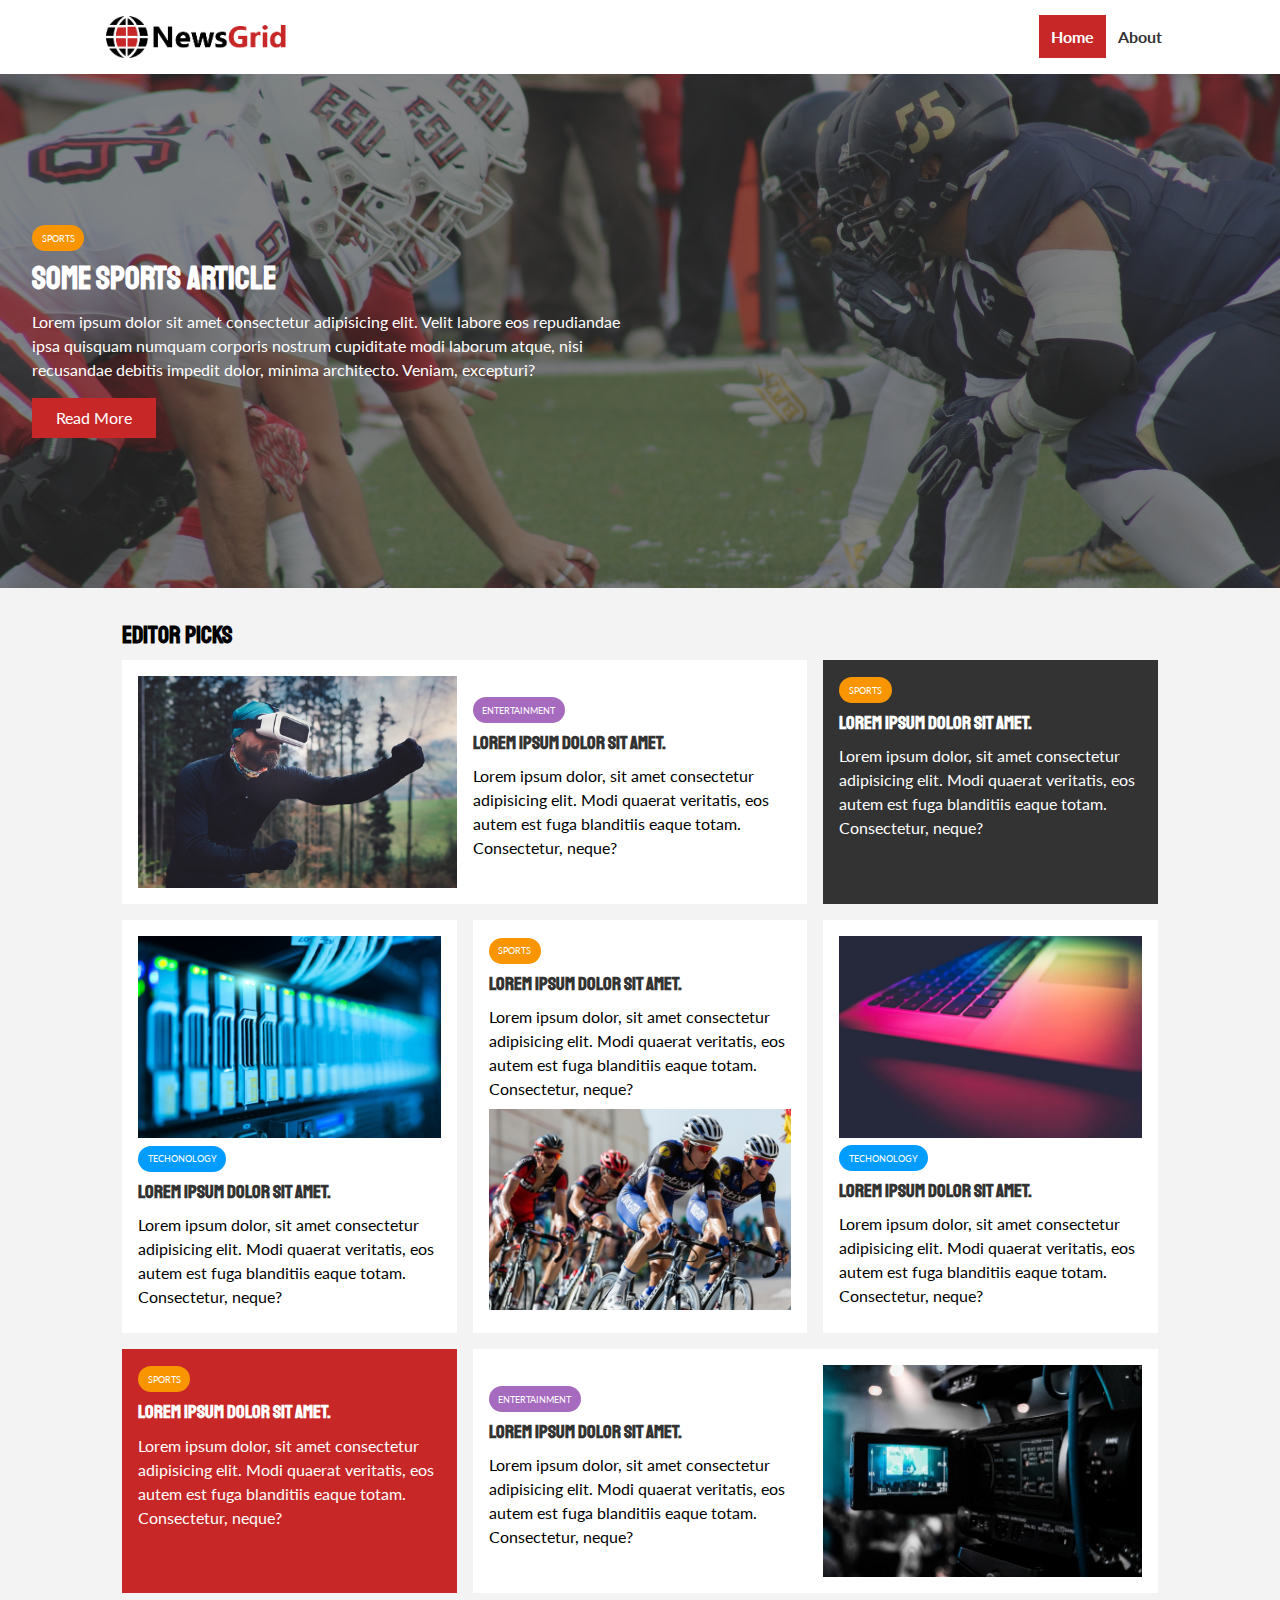
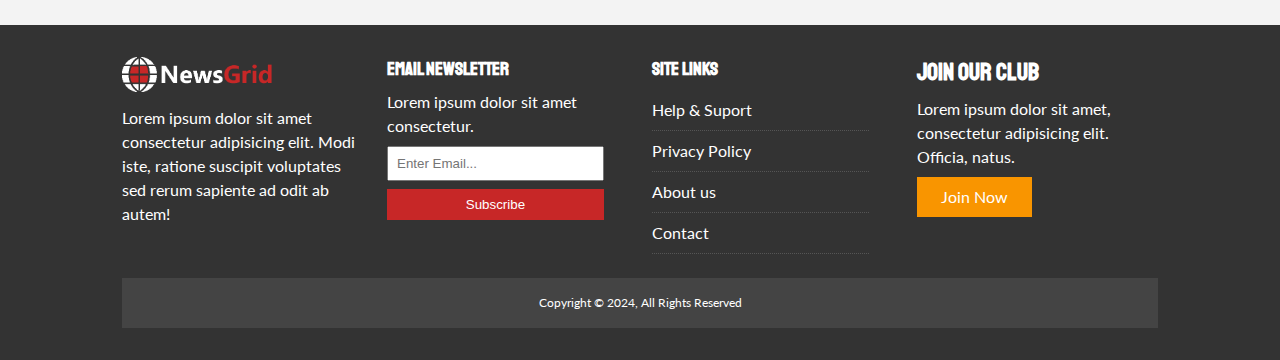
<file: index.html>
<!DOCTYPE html>
<html lang="en">
  <head>
    <meta charset="UTF-8" />
    <meta http-equiv="X-UA-Compatible" content="IE=edge" />
    <meta name="viewport" content="width=device-width, initial-scale=1.0" />
    <link rel="stylesheet" href="css/style.css" />
    <link
      rel="stylesheet"
      media="screen and (max-width: 768px)"
      href="css/mobile.css"
    />
    <link
      rel="stylesheet"
      href="https://use.fontawesome.com/releases/v5.6.3/css/all.css"
      integrity="sha384-UHRtZLI+pbxtHCWp1t77Bi1L4ZtiqrqD80Kn4Z8NTSRyMA2Fd33n5dQ8lWUE00s/"
      crossorigin="anonymous"
    />
    <link
      href="https://fonts.googleapis.com/css2?family=Lato:ital,wght@0,100;0,300;0,400;0,700;0,900;1,100;1,300;1,400;1,700;1,900&family=Staatliches&display=swap"
      rel="stylesheet"
    />
    <link rel="shortcut icon" type="image/x-icon" href="/favicon.ico" />
    <title>NewsGrid | Latest News</title>
  </head>
  <body>
    <nav id="main-nav">
      <div class="container">
        <img src="img/logo.png" alt="NewsGrid" class="logo" />
        <div class="social">
          <a href="https://facebook.com" target="_blank"
            ><i class="fab fa-facebook fa-2x"></i
          ></a>
          <a href="https://twitter.com" target="_blank"
            ><i class="fab fa-twitter fa-2x"></i
          ></a>
          <a href="https://instagram.com" target="_blank"
            ><i class="fab fa-instagram fa-2x"></i
          ></a>
          <a href="https://youtube.com" target="_blank"
            ><i class="fab fa-youtube fa-2x"></i
          ></a>
        </div>
        <ul>
          <li><a href="index.html" class="current">Home</a></li>
          <li><a href="about.html">About</a></li>
        </ul>
      </div>
    </nav>

    <header id="showcase">
      <div class="container"></div>
      <div class="showcase-container">
        <div class="showcase-content">
          <div class="category category-sports">Sports</div>
          <h1>Some Sports Article</h1>
          <p>
            Lorem ipsum dolor sit amet consectetur adipisicing elit. Velit
            labore eos repudiandae ipsa quisquam numquam corporis nostrum
            cupiditate modi laborum atque, nisi recusandae debitis impedit
            dolor, minima architecto. Veniam, excepturi?
          </p>
          <a href="article.html" class="btn btn-primary">Read More</a>
        </div>
      </div>
    </header>
    <!-- Home Articles -->
    <section id="home-articles" class="py-2">
      <div class="container">
        <h2>Editor Picks</h2>
        <div class="articles-container">
          <article class="card">
            <img src="img/articles/ent1.jpg" alt="" />
            <div>
              <div class="category category-ent">Entertainment</div>
              <h3>
                <a href="article.html">Lorem ipsum dolor sit amet.</a>
              </h3>
              <p>
                Lorem ipsum dolor, sit amet consectetur adipisicing elit. Modi
                quaerat veritatis, eos autem est fuga blanditiis eaque totam.
                Consectetur, neque?
              </p>
            </div>
          </article>
          <article class="card bg-dark">
            <div class="category category-sports">Sports</div>
            <h3>
              <a href="article.html">Lorem ipsum dolor sit amet.</a>
            </h3>
            <p>
              Lorem ipsum dolor, sit amet consectetur adipisicing elit. Modi
              quaerat veritatis, eos autem est fuga blanditiis eaque totam.
              Consectetur, neque?
            </p>
          </article>
          <article class="card">
            <img src="img/articles/tech1.jpg" alt="" />
            <div class="category category-tech">Techonology</div>
            <h3>
              <a href="article.html">Lorem ipsum dolor sit amet.</a>
            </h3>
            <p>
              Lorem ipsum dolor, sit amet consectetur adipisicing elit. Modi
              quaerat veritatis, eos autem est fuga blanditiis eaque totam.
              Consectetur, neque?
            </p>
          </article>
          <article class="card">
            <div class="category category-sports">Sports</div>
            <h3>
              <a href="article.html">Lorem ipsum dolor sit amet.</a>
            </h3>
            <p>
              Lorem ipsum dolor, sit amet consectetur adipisicing elit. Modi
              quaerat veritatis, eos autem est fuga blanditiis eaque totam.
              Consectetur, neque?
            </p>
            <img src="img/articles/sports1.jpg" alt="" />
          </article>
          <article class="card">
            <img src="img/articles/tech2.jpg" alt="" />
            <div class="category category-tech">Techonology</div>
            <h3>
              <a href="article.html">Lorem ipsum dolor sit amet.</a>
            </h3>
            <p>
              Lorem ipsum dolor, sit amet consectetur adipisicing elit. Modi
              quaerat veritatis, eos autem est fuga blanditiis eaque totam.
              Consectetur, neque?
            </p>
          </article>
          <article class="card bg-primary">
            <div class="category category-sports">Sports</div>
            <h3>
              <a href="article.html">Lorem ipsum dolor sit amet.</a>
            </h3>
            <p>
              Lorem ipsum dolor, sit amet consectetur adipisicing elit. Modi
              quaerat veritatis, eos autem est fuga blanditiis eaque totam.
              Consectetur, neque?
            </p>
          </article>
          <article class="card">
            <div>
              <div class="category category-ent">Entertainment</div>
              <h3>
                <a href="article.html">Lorem ipsum dolor sit amet.</a>
              </h3>
              <p>
                Lorem ipsum dolor, sit amet consectetur adipisicing elit. Modi
                quaerat veritatis, eos autem est fuga blanditiis eaque totam.
                Consectetur, neque?
              </p>
            </div>
            <img src="img/articles/ent2.jpg" alt="" />
          </article>
        </div>
      </div>
    </section>

    <!-- Footer -->
    <footer id="main-footer" class="py-2">
      <div class="container footer-container">
        <div>
          <img src="img/logo_light.png" alt="NewsGrid" />
          <p>
            Lorem ipsum dolor sit amet consectetur adipisicing elit. Modi iste,
            ratione suscipit voluptates sed rerum sapiente ad odit ab autem!
          </p>
        </div>
        <div>
          <h3>Email Newsletter</h3>
          <p>Lorem ipsum dolor sit amet consectetur.</p>
          <form name="contact" method="POST" netlify>
            <input type="email" name="email" placeholder="Enter Email..." />
            <input type="submit" value="Subscribe" class="btn btn-primary" />
          </form>
        </div>
        <div>
          <h3>Site Links</h3>
          <ul class="list">
            <li><a href="#">Help & Suport</a></li>
            <li><a href="#">Privacy Policy</a></li>
            <li><a href="#">About us</a></li>
            <li><a href="#">Contact</a></li>
          </ul>
        </div>
        <div>
          <h2>Join Our Club</h2>
          <p>
            Lorem ipsum dolor sit amet, consectetur adipisicing elit. Officia,
            natus.
          </p>
          <a href="" class="btn btn-secondary">Join Now</a>
        </div>
        <div>
          <p>Copyright &copy; 2024, All Rights Reserved</p>
        </div>
      </div>
    </footer>
  </body>
</html>
</file>
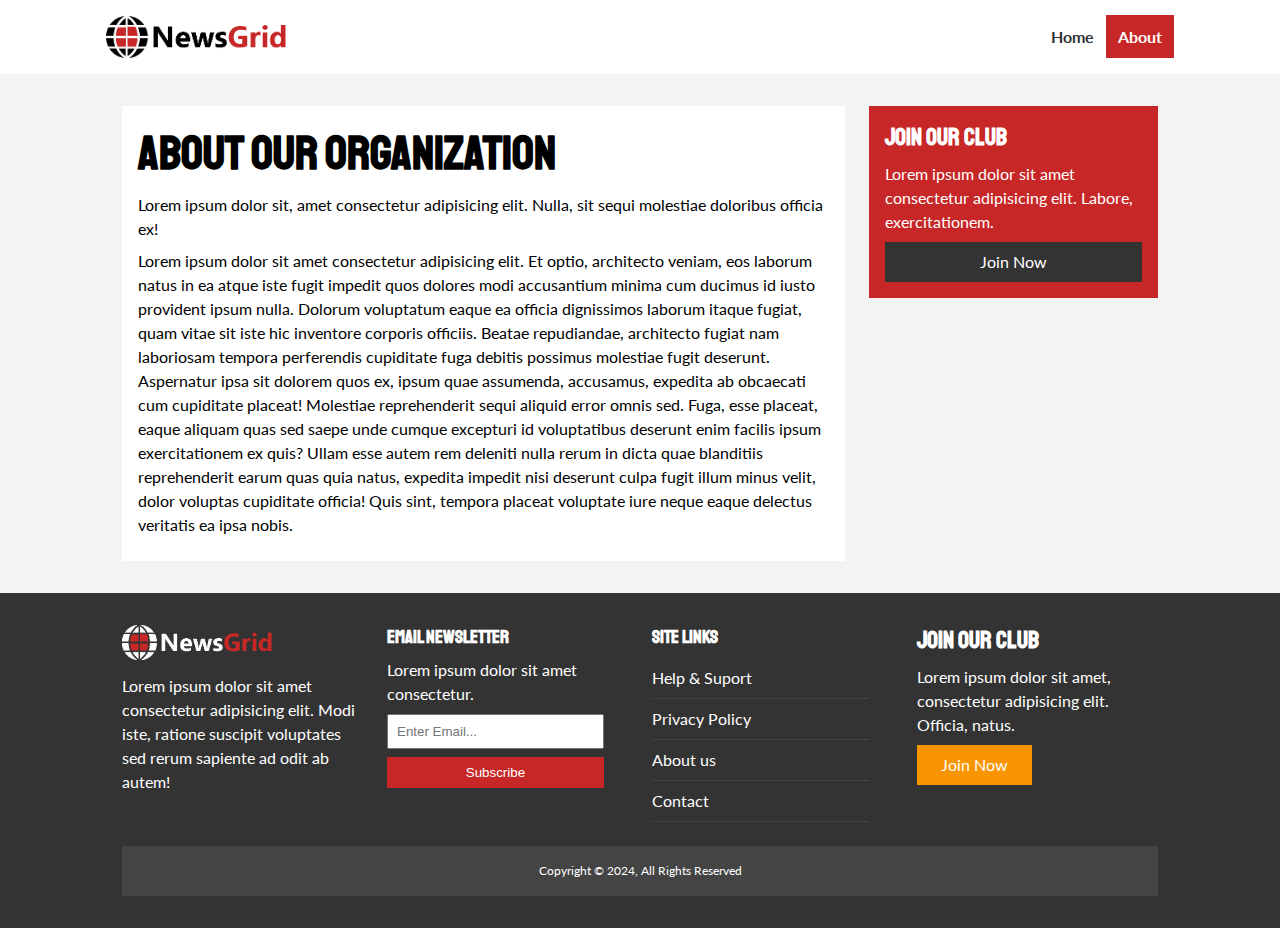
<file: about.html>
<!DOCTYPE html>
<html lang="en">
  <head>
    <meta charset="UTF-8" />
    <meta http-equiv="X-UA-Compatible" content="IE=edge" />
    <meta name="viewport" content="width=device-width, initial-scale=1.0" />
    <link rel="stylesheet" href="css/style.css" />
    <link
      rel="stylesheet"
      media="screen and (max-width: 768px)"
      href="css/mobile.css"
    />
    <link
      rel="stylesheet"
      href="https://use.fontawesome.com/releases/v5.6.3/css/all.css"
      integrity="sha384-UHRtZLI+pbxtHCWp1t77Bi1L4ZtiqrqD80Kn4Z8NTSRyMA2Fd33n5dQ8lWUE00s/"
      crossorigin="anonymous"
    />
    <link
      href="https://fonts.googleapis.com/css2?family=Lato:ital,wght@0,100;0,300;0,400;0,700;0,900;1,100;1,300;1,400;1,700;1,900&family=Staatliches&display=swap"
      rel="stylesheet"
    />
    <link rel="shortcut icon" type="image/x-icon" href="/favicon.ico" />
    <title>About</title>
  </head>
  <body>
    <nav id="main-nav">
      <div class="container">
        <img src="img/logo.png" alt="NewsGrid" class="logo" />
        <div class="social">
          <a href="https://facebook.com" target="_blank"
            ><i class="fab fa-facebook fa-2x"></i
          ></a>
          <a href="https://twitter.com" target="_blank"
            ><i class="fab fa-twitter fa-2x"></i
          ></a>
          <a href="https://instagram.com" target="_blank"
            ><i class="fab fa-instagram fa-2x"></i
          ></a>
          <a href="https://youtube.com" target="_blank"
            ><i class="fab fa-youtube fa-2x"></i
          ></a>
        </div>
        <ul>
          <li><a href="index.html">Home</a></li>
          <li><a href="about.html" class="current">About</a></li>
        </ul>
      </div>
    </nav>

    <section id="about">
      <div class="container">
        <div class="page-container">
          <article class="card">
            <h1 class="l-heading">About Our Organization</h1>
            <p>
              Lorem ipsum dolor sit, amet consectetur adipisicing elit. Nulla,
              sit sequi molestiae doloribus officia ex!
            </p>
            <p>
              Lorem ipsum dolor sit amet consectetur adipisicing elit. Et optio,
              architecto veniam, eos laborum natus in ea atque iste fugit
              impedit quos dolores modi accusantium minima cum ducimus id iusto
              provident ipsum nulla. Dolorum voluptatum eaque ea officia
              dignissimos laborum itaque fugiat, quam vitae sit iste hic
              inventore corporis officiis. Beatae repudiandae, architecto fugiat
              nam laboriosam tempora perferendis cupiditate fuga debitis
              possimus molestiae fugit deserunt. Aspernatur ipsa sit dolorem
              quos ex, ipsum quae assumenda, accusamus, expedita ab obcaecati
              cum cupiditate placeat! Molestiae reprehenderit sequi aliquid
              error omnis sed. Fuga, esse placeat, eaque aliquam quas sed saepe
              unde cumque excepturi id voluptatibus deserunt enim facilis ipsum
              exercitationem ex quis? Ullam esse autem rem deleniti nulla rerum
              in dicta quae blanditiis reprehenderit earum quas quia natus,
              expedita impedit nisi deserunt culpa fugit illum minus velit,
              dolor voluptas cupiditate officia! Quis sint, tempora placeat
              voluptate iure neque eaque delectus veritatis ea ipsa nobis.
            </p>
          </article>
          <aside class="card bg-primary">
            <h2>Join Our Club</h2>
            <p>
              Lorem ipsum dolor sit amet consectetur adipisicing elit. Labore,
              exercitationem.
            </p>
            <a href="" class="btn btn-dark btn-block">Join Now</a>
          </aside>
        </div>
      </div>
    </section>
    <!-- Footer -->
    <footer id="main-footer" class="py-2">
      <div class="container footer-container">
        <div>
          <img src="img/logo_light.png" alt="NewsGrid" />
          <p>
            Lorem ipsum dolor sit amet consectetur adipisicing elit. Modi iste,
            ratione suscipit voluptates sed rerum sapiente ad odit ab autem!
          </p>
        </div>
        <div>
          <h3>Email Newsletter</h3>
          <p>Lorem ipsum dolor sit amet consectetur.</p>
          <form name="contact" method="POST" data-netlify="true">
            <input type="email" name="email" placeholder="Enter Email..." />
            <input type="submit" value="Subscribe" class="btn btn-primary" />
          </form>
        </div>
        <div>
          <h3>Site Links</h3>
          <ul class="list">
            <li><a href="#">Help & Suport</a></li>
            <li><a href="#">Privacy Policy</a></li>
            <li><a href="#">About us</a></li>
            <li><a href="#">Contact</a></li>
          </ul>
        </div>
        <div>
          <h2>Join Our Club</h2>
          <p>
            Lorem ipsum dolor sit amet, consectetur adipisicing elit. Officia,
            natus.
          </p>
          <a href="" class="btn btn-secondary">Join Now</a>
        </div>
        <div>
          <p>Copyright &copy; 2024, All Rights Reserved</p>
        </div>
      </div>
    </footer>
  </body>
</html>
</file>
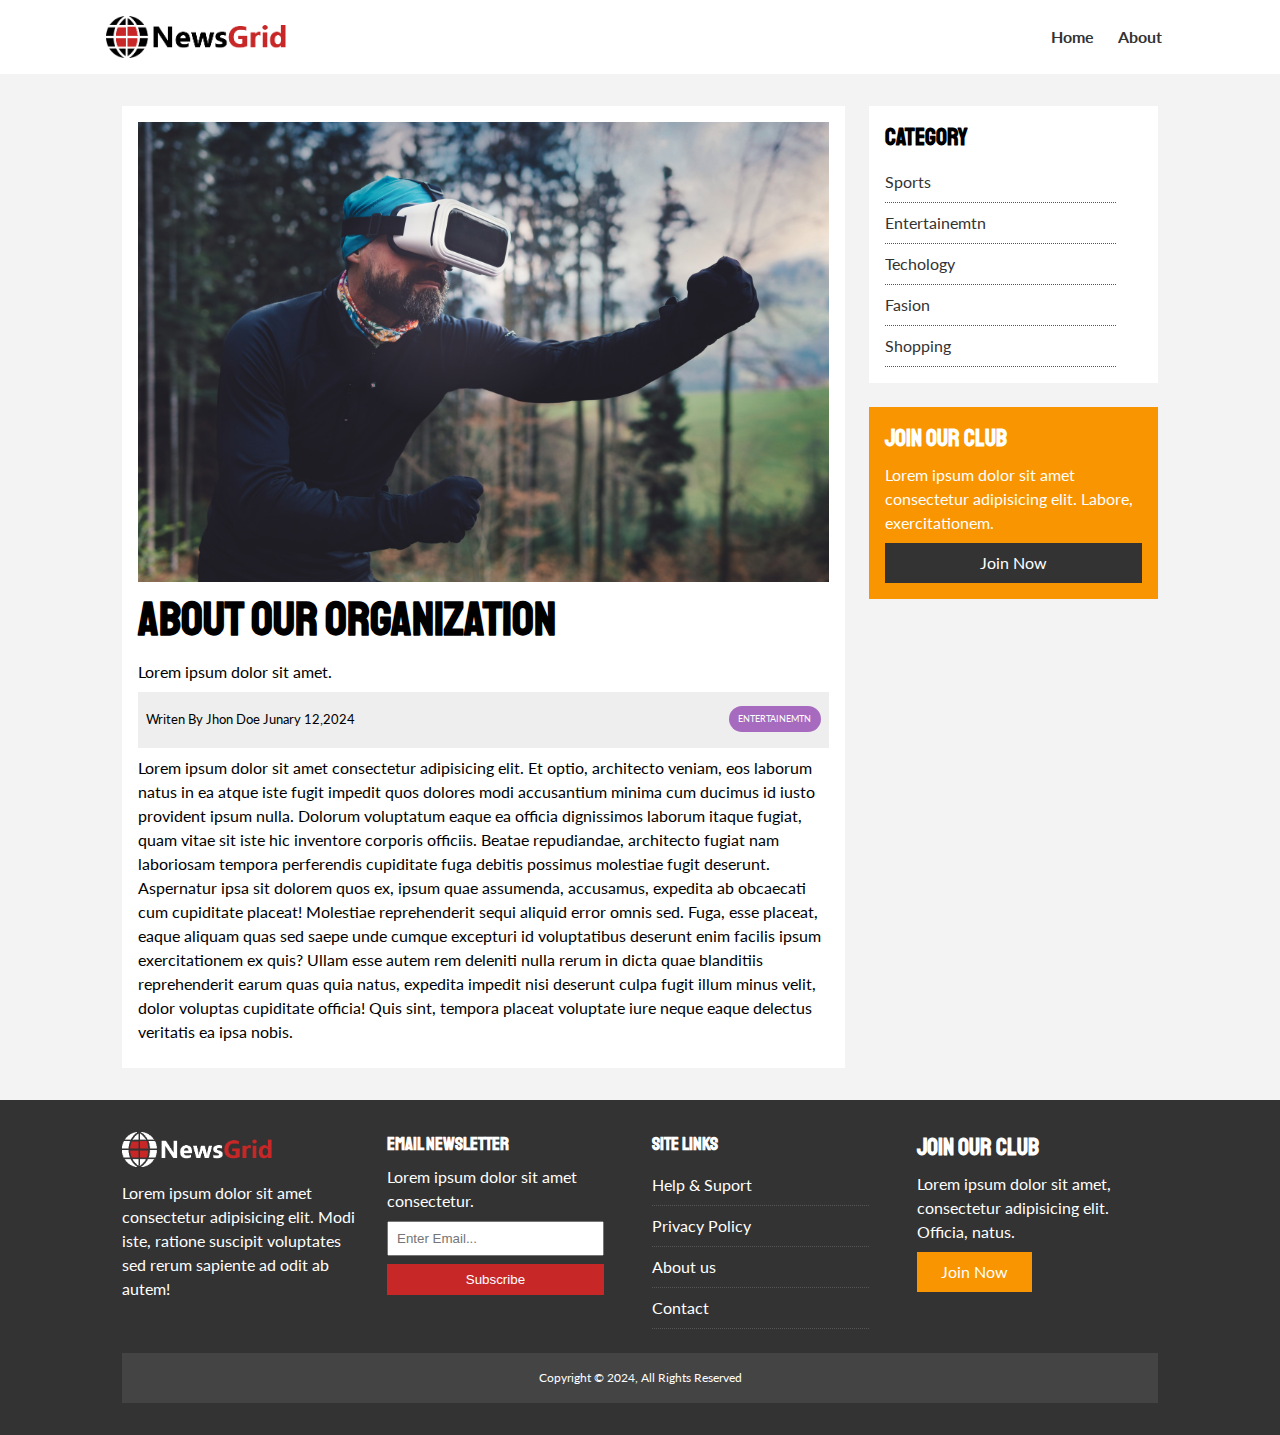
<file: article.html>
<!DOCTYPE html>
<html lang="en">
  <head>
    <meta charset="UTF-8" />
    <meta http-equiv="X-UA-Compatible" content="IE=edge" />
    <meta name="viewport" content="width=device-width, initial-scale=1.0" />
    <link rel="stylesheet" href="css/style.css" />
    <link
      rel="stylesheet"
      media="screen and (max-width: 768px)"
      href="css/mobile.css"
    />
    <link
      rel="stylesheet"
      href="https://use.fontawesome.com/releases/v5.6.3/css/all.css"
      integrity="sha384-UHRtZLI+pbxtHCWp1t77Bi1L4ZtiqrqD80Kn4Z8NTSRyMA2Fd33n5dQ8lWUE00s/"
      crossorigin="anonymous"
    />
    <link
      href="https://fonts.googleapis.com/css2?family=Lato:ital,wght@0,100;0,300;0,400;0,700;0,900;1,100;1,300;1,400;1,700;1,900&family=Staatliches&display=swap"
      rel="stylesheet"
    />
    <link rel="shortcut icon" type="image/x-icon" href="/favicon.ico" />
    <title>NewsGrid | Latest News</title>
  </head>
  <body>
    <nav id="main-nav">
      <div class="container">
        <img src="img/logo.png" alt="NewsGrid" class="logo" />
        <div class="social">
          <a href="https://facebook.com" target="_blank"
            ><i class="fab fa-facebook fa-2x"></i
          ></a>
          <a href="https://twitter.com" target="_blank"
            ><i class="fab fa-twitter fa-2x"></i
          ></a>
          <a href="https://instagram.com" target="_blank"
            ><i class="fab fa-instagram fa-2x"></i
          ></a>
          <a href="https://youtube.com" target="_blank"
            ><i class="fab fa-youtube fa-2x"></i
          ></a>
        </div>
        <ul>
          <li><a href="index.html">Home</a></li>
          <li><a href="about.html">About</a></li>
        </ul>
      </div>
    </nav>

    <section id="article">
      <div class="container">
        <div class="page-container">
          <article class="card">
            <img src="/img/articles/ent1.jpg" alt="" />
            <h1 class="l-heading">About Our Organization</h1>
            <p>Lorem ipsum dolor sit amet.</p>
            <div class="meta">
              <small>
                <i class="fas fa-user"></i>Writen By Jhon Doe Junary 12,2024
              </small>
              <div class="category category-ent">Entertainemtn</div>
            </div>
            <p>
              Lorem ipsum dolor sit amet consectetur adipisicing elit. Et optio,
              architecto veniam, eos laborum natus in ea atque iste fugit
              impedit quos dolores modi accusantium minima cum ducimus id iusto
              provident ipsum nulla. Dolorum voluptatum eaque ea officia
              dignissimos laborum itaque fugiat, quam vitae sit iste hic
              inventore corporis officiis. Beatae repudiandae, architecto fugiat
              nam laboriosam tempora perferendis cupiditate fuga debitis
              possimus molestiae fugit deserunt. Aspernatur ipsa sit dolorem
              quos ex, ipsum quae assumenda, accusamus, expedita ab obcaecati
              cum cupiditate placeat! Molestiae reprehenderit sequi aliquid
              error omnis sed. Fuga, esse placeat, eaque aliquam quas sed saepe
              unde cumque excepturi id voluptatibus deserunt enim facilis ipsum
              exercitationem ex quis? Ullam esse autem rem deleniti nulla rerum
              in dicta quae blanditiis reprehenderit earum quas quia natus,
              expedita impedit nisi deserunt culpa fugit illum minus velit,
              dolor voluptas cupiditate officia! Quis sint, tempora placeat
              voluptate iure neque eaque delectus veritatis ea ipsa nobis.
            </p>
          </article>
          <aside id="categorise" class="card">
            <h2>Category</h2>
            <ul class="list">
              <li>
                <a href=""><i class="fas fa-cheveron-right"></i> Sports</a>
              </li>
              <li>
                <a href=""
                  ><i class="fas fa-cheveron-right"></i> Entertainemtn</a
                >
              </li>
              <li>
                <a href=""><i class="fas fa-cheveron-right"></i> Techology</a>
              </li>
              <li>
                <a href=""><i class="fas fa-cheveron-right"></i> Fasion</a>
              </li>
              <li>
                <a href=""><i class="fas fa-cheveron-right"></i> Shopping</a>
              </li>
            </ul>
          </aside>
          <aside class="card bg-secondary">
            <h2>Join Our Club</h2>
            <p>
              Lorem ipsum dolor sit amet consectetur adipisicing elit. Labore,
              exercitationem.
            </p>
            <a href="" class="btn btn-dark btn-block">Join Now</a>
          </aside>
        </div>
      </div>
    </section>
    <!-- Footer -->
    <footer id="main-footer" class="py-2">
      <div class="container footer-container">
        <div>
          <img src="img/logo_light.png" alt="NewsGrid" />
          <p>
            Lorem ipsum dolor sit amet consectetur adipisicing elit. Modi iste,
            ratione suscipit voluptates sed rerum sapiente ad odit ab autem!
          </p>
        </div>
        <div>
          <h3>Email Newsletter</h3>
          <p>Lorem ipsum dolor sit amet consectetur.</p>
          <form name="contact" method="POST" data-netlify="true">
            <input type="email" name="email" placeholder="Enter Email..." />
            <input type="submit" value="Subscribe" class="btn btn-primary" />
          </form>
        </div>
        <div>
          <h3>Site Links</h3>
          <ul class="list">
            <li><a href="#">Help & Suport</a></li>
            <li><a href="#">Privacy Policy</a></li>
            <li><a href="#">About us</a></li>
            <li><a href="#">Contact</a></li>
          </ul>
        </div>
        <div>
          <h2>Join Our Club</h2>
          <p>
            Lorem ipsum dolor sit amet, consectetur adipisicing elit. Officia,
            natus.
          </p>
          <a href="" class="btn btn-secondary">Join Now</a>
        </div>
        <div>
          <p>Copyright &copy; 2024, All Rights Reserved</p>
        </div>
      </div>
    </footer>
  </body>
</html>
</file>
<file: css/style.css>
:root{
    --primary-color: #c72727;
    --secondary-color: #f99500;
    --light-color: #f3f3f3;
    --dark-color: #333;
    --max-width: 1100px;
}
 

.category{
    --sports-color:#f99500;
    --ent-color:#a66bbe;
    --tech-color:#009cff;
}

*{
    margin: 0;
    padding: 0;
    box-sizing: border-box;
}

body{
    font-family: 'Lato',sans-serif;
    line-height: 1.5;
    background: var(--light-color);
}

a{
    color: #333;
    text-decoration: none;

}

ul{
    list-style: none;
}

p{
    margin: .5rem 0;
}

img{
    width: 100%;
}

h1,h2,h3,h4,h5,h6{
    font-family: 'Staatliches',cursive;
    margin-bottom: .55rem;
    line-height: 1.3;
}

/* Utility */
.container{
    max-width: var(--max-width);
    margin: auto;
    padding: 0 2rem;
    overflow: hidden;
}

.category{
    display: inline-block;
    color: #fff;
    font-size: 0.55rem;
    text-transform: uppercase;
    padding: 0.4rem 0.6rem;
    border-radius: 15px;
    margin-bottom: 0.5rem;
}

.category-sports{background: var(--sports-color);}
.category-ent{background: var(--ent-color);}
.category-tech{background: var(--tech-color);}

.btn{
    display: inline-block;
    border: none;
    background: var(--dark-color);
    color: #fff;
    padding: 0.5rem 1.5rem;
}

.btn-light{background: var(--light-color);}
.btn-primary{background: var(--primary-color);}
.btn-secondary{background: var(--secondary-color);}

.btn:hover{
    opacity: 0.9;
}

.btn-block{
    display: block;
    width: 100%;
    text-align: center;
}

.card{
    background:#fff;
    padding: 1rem;

}

.bg-dark{
    background: var(--dark-color);
    color: #fff;
}
.bg-primary{
    background: var(--primary-color);
    color: #fff;
}
.bg-secondary{
    background: var(--secondary-color);
    color: #fff;
}

.py-1{padding: 1.5rem 0;}
.py-2{padding: 2rem 0;}
.py-3{padding: 3rem 0;}

.p-1{padding: 1.5rem;}
.p-2{padding: 2rem;}
.p-3{padding: 3rem;}

.bg-dark h1,
.bg-dark h2,
.bg-dark h3,
.bg-dark a,
.bg-primary h1,
.bg-primary h2,
.bg-primary h3,
.bg-primary a,
.bg-secondary h1,
.bg-secondary h2,
.bg-secondary h3,
.bg-secondary a{
    color: #fff;
}

.list li {
    padding: 0.5rem 0 ;
    border-bottom: #555 dotted 1px;
    width: 90%;

}

.list li a:hover{
    color: var(--primary-color) !important;
}

/* Inner page container */
.page-container {
    display: grid;
    grid-template-columns: 5fr 2fr ;
    margin: 2rem 0;
    grid-gap: 1.5rem;
}
.page-container > *:first-child{
    grid-row: 1/span 3
    ;
}

.l-heading{
    font-size: 3rem;
}

/* Navigation */
#main-nav{
    background: #fff;
    position: sticky;
    top: 0;
    z-index: 2;

}

#main-nav .container {
    display: grid;
    grid-template-columns: 6fr 3fr 2fr;
    padding: 1rem;
    align-items: center;
}
#main-nav .logo{
    width: 180px;
}

#main-nav ul{
    justify-self: end;
    display: flex;
}

#main-nav ul li a{
    padding: 0.75rem;
    font-weight: bold;
}

#main-nav ul li a.current{
    background: var(--primary-color);
    color: #fff;

}


#main-nav ul li a:hover {
 background: var(--light-color);
 color: var(--dark-color);
}

#main-nav .social {
    justify-self: center;

}
 
#main-nav .social i {
    color: #777;
    margin-right: .5rem;
}

/* Showcase */

#showcase{
    color: #fff;
    background: #333;
    padding: 2rem;
    position: relative;
}

#showcase::before{
    content: '';
    background:url("../img/featured.jpg") no-repeat center center/cover;
    position: absolute;
    top: 0;
    left: 0;
    width: 100%;
    height: 100%;
    opacity: 0.4;
}

#showcase .showcase-container{
    display: grid;
    grid-template-columns: repeat(2,1fr);
    justify-content: center;
    align-items: center;
    height: 50vh;
}

#showcase .showcase-content{
    z-index: 1;
}


#showcase .showcase-content p{
margin-bottom: 1rem;}


/* Home Articles */
#home-articles .articles-container{
    display: grid;
    grid-template-columns: repeat(3,1fr);
    grid-gap: 1rem;
}

#home-articles .articles-container > *:first-child,
#home-articles .articles-container > *:last-child{
    display: grid;
    grid-template-columns: repeat(2,1fr);
    align-items: center;
    grid-gap: 1rem;
    grid-column: 1 / span 2;
}

#home-articles .articles-container > *:last-child{
    grid-column: 2 / span 2;

}

#article .meta{
    display: flex;
    justify-content: space-between;
    align-items: center;
    background: #eee;
    padding: 0.5rem;
}

#article .meta .category{
margin-top: 0.4rem;
}

/* Footer */

#main-footer{
    background: var(--dark-color);
    color: #fff;
}

#main-footer img{
    width: 150px;
}

#main-footer a{
    color: #fff;
}

#main-footer .footer-container{
    display: grid;
    grid-template-columns: repeat(4,1fr);
    grid-gap: 1.5rem;
}

#main-footer .footer-container >*:last-child{
    background: #444;
    grid-column: 1/span 4;
    padding: .5rem;
    text-align: center;
    font-size: 0.75rem;
}

#main-footer .footer-container input[type='email']{
    width: 90%;
    padding: 0.5rem;
    margin-bottom: 0.5rem;
}


#main-footer .footer-container input[type='submit']{
    width: 90%; 
}
</file>
<file: css/mobile.css>
/* Navigarion */
#main-nav .social {
    display: none;
}

#main-nav .container {
    grid-template-columns: 1fr;
    grid-gap: 1.2rem;
}

#main-nav ul,
#main-nav .logo{
    justify-self: center;
}

#main-nav ul li a{
    padding: 0.5rem;
}


#home-articles .articles-container{
    grid-template-columns: repeat(2,1fr);
}

#home-articles .articles-container > *:first-child,
#home-articles .articles-container > *:last-child{
    grid-template-columns: 1fr;
    grid-column: 1;
}  
@media(max-width:600px) {
    /* Stack Grid Items */

    #showcase .showcase-container,
    #home-articles .articles-container,
    #main-footer .footer-container{
        grid-template-columns: 1fr
    }

    #main-footer .footer-container>*:last-child{
        grid-column: 1;
    }

    #main-footer .footer-container > *{
        border-bottom: #444 dotted 1px;
        padding-bottom: 1rem;
    }

    #main-footer .footer-container >*:last-child,
    #main-footer .footer-container >*:nth-child(3),
    #main-footer .footer-container >*:nth-child(4){
        border: none;
    }

    .page-container{
        grid-template-columns: 1fr;
        text-align: center;
    }

    .page-container > *:first-child{
        grid-row: 1 ;
    }

    .l-heading{
        font-size: 2rem;
    }
}
</file>
